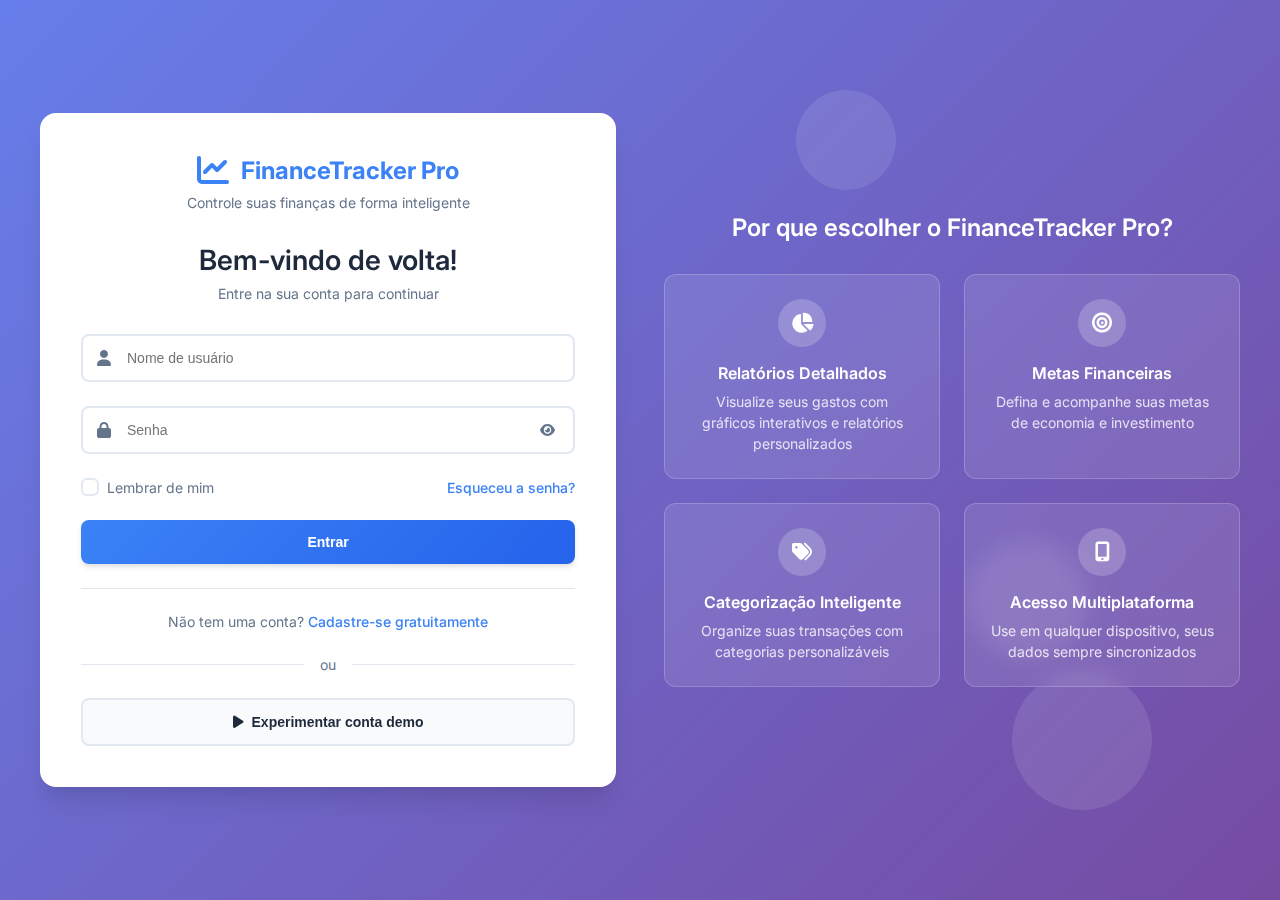
<file: login.html>
<!DOCTYPE html>
<html lang="pt-BR">
<head>
    <meta charset="UTF-8">
    <meta name="viewport" content="width=device-width, initial-scale=1.0">
    <title>FinanceTracker Pro - Login</title>
    <link rel="stylesheet" href="auth.css">
    <link href="https://cdnjs.cloudflare.com/ajax/libs/font-awesome/6.0.0/css/all.min.css" rel="stylesheet">
    <link href="https://fonts.googleapis.com/css2?family=Inter:wght@300;400;500;600;700&display=swap" rel="stylesheet">
</head>
<body>
    <div class="auth-container">
        <div class="auth-background">
            <div class="floating-shapes">
                <div class="shape shape-1"></div>
                <div class="shape shape-2"></div>
                <div class="shape shape-3"></div>
                <div class="shape shape-4"></div>
                <div class="shape shape-5"></div>
            </div>
        </div>
        
        <div class="auth-content">
            <div class="auth-card">
                <div class="auth-header">
                    <div class="logo">
                        <i class="fas fa-chart-line"></i>
                        <span>FinanceTracker Pro</span>
                    </div>
                    <p class="subtitle">Controle suas finanças de forma inteligente</p>
                </div>

                <!-- Formulário de Login -->
                <div id="login-form" class="form-section active">
                    <h2>Bem-vindo de volta!</h2>
                    <p class="form-description">Entre na sua conta para continuar</p>
                    
                    <div id="login-message" class="message" style="display: none;"></div>
                    
                    <form id="login-form-element">
                        <div class="input-group">
                            <div class="input-icon">
                                <i class="fas fa-user"></i>
                            </div>
                            <input type="text" id="login-username" placeholder="Nome de usuário" required>
                        </div>
                        
                        <div class="input-group">
                            <div class="input-icon">
                                <i class="fas fa-lock"></i>
                            </div>
                            <input type="password" id="login-password" placeholder="Senha" required>
                            <button type="button" class="password-toggle" id="toggle-login-password">
                                <i class="fas fa-eye"></i>
                            </button>
                        </div>
                        
                        <div class="form-options">
                            <label class="checkbox-container">
                                <input type="checkbox" id="remember-me">
                                <span class="checkmark"></span>
                                Lembrar de mim
                            </label>
                            <a href="#" class="forgot-password">Esqueceu a senha?</a>
                        </div>
                        
                        <button type="submit" class="btn btn-primary" id="login-btn">
                            <span class="btn-text">Entrar</span>
                            <div class="btn-loader" style="display: none;">
                                <i class="fas fa-spinner fa-spin"></i>
                            </div>
                        </button>
                    </form>
                    
                    <div class="form-footer">
                        <p>Não tem uma conta? 
                            <a href="#" id="show-register" class="link-primary">Cadastre-se gratuitamente</a>
                        </p>
                    </div>
                </div>

                <!-- Formulário de Registro -->
                <div id="register-form" class="form-section">
                    <h2>Crie sua conta</h2>
                    <p class="form-description">Comece a controlar suas finanças hoje mesmo</p>
                    
                    <div id="register-message" class="message" style="display: none;"></div>
                    
                    <form id="register-form-element">
                        <div class="input-group">
                            <div class="input-icon">
                                <i class="fas fa-user"></i>
                            </div>
                            <input type="text" id="register-username" placeholder="Nome de usuário" required>
                            <div class="input-feedback" id="username-feedback"></div>
                        </div>
                        
                        <div class="input-group">
                            <div class="input-icon">
                                <i class="fas fa-envelope"></i>
                            </div>
                            <input type="email" id="register-email" placeholder="E-mail (opcional)">
                        </div>
                        
                        <div class="input-group">
                            <div class="input-icon">
                                <i class="fas fa-lock"></i>
                            </div>
                            <input type="password" id="register-password" placeholder="Senha" required>
                            <button type="button" class="password-toggle" id="toggle-register-password">
                                <i class="fas fa-eye"></i>
                            </button>
                            <div class="password-strength" id="password-strength">
                                <div class="strength-bar">
                                    <div class="strength-fill"></div>
                                </div>
                                <span class="strength-text">Digite uma senha</span>
                            </div>
                        </div>
                        
                        <div class="input-group">
                            <div class="input-icon">
                                <i class="fas fa-lock"></i>
                            </div>
                            <input type="password" id="register-confirm" placeholder="Confirmar senha" required>
                            <div class="input-feedback" id="confirm-feedback"></div>
                        </div>
                        
                        <div class="form-options">
                            <label class="checkbox-container">
                                <input type="checkbox" id="accept-terms" required>
                                <span class="checkmark"></span>
                                Aceito os <a href="#" class="link-primary">termos de uso</a> e 
                                <a href="#" class="link-primary">política de privacidade</a>
                            </label>
                        </div>
                        
                        <button type="submit" class="btn btn-primary" id="register-btn">
                            <span class="btn-text">Criar conta</span>
                            <div class="btn-loader" style="display: none;">
                                <i class="fas fa-spinner fa-spin"></i>
                            </div>
                        </button>
                    </form>
                    
                    <div class="form-footer">
                        <p>Já tem uma conta? 
                            <a href="#" id="show-login" class="link-primary">Faça login</a>
                        </p>
                    </div>
                </div>

                <!-- Demo Account -->
                <div class="demo-section">
                    <div class="divider">
                        <span>ou</span>
                    </div>
                    <button class="btn btn-secondary" id="demo-btn">
                        <i class="fas fa-play"></i>
                        Experimentar conta demo
                    </button>
                </div>
            </div>
            
            <!-- Features -->
            <div class="features-section">
                <h3>Por que escolher o FinanceTracker Pro?</h3>
                <div class="features-grid">
                    <div class="feature-item">
                        <div class="feature-icon">
                            <i class="fas fa-chart-pie"></i>
                        </div>
                        <h4>Relatórios Detalhados</h4>
                        <p>Visualize seus gastos com gráficos interativos e relatórios personalizados</p>
                    </div>
                    
                    <div class="feature-item">
                        <div class="feature-icon">
                            <i class="fas fa-bullseye"></i>
                        </div>
                        <h4>Metas Financeiras</h4>
                        <p>Defina e acompanhe suas metas de economia e investimento</p>
                    </div>
                    
                    <div class="feature-item">
                        <div class="feature-icon">
                            <i class="fas fa-tags"></i>
                        </div>
                        <h4>Categorização Inteligente</h4>
                        <p>Organize suas transações com categorias personalizáveis</p>
                    </div>
                    
                    <div class="feature-item">
                        <div class="feature-icon">
                            <i class="fas fa-mobile-alt"></i>
                        </div>
                        <h4>Acesso Multiplataforma</h4>
                        <p>Use em qualquer dispositivo, seus dados sempre sincronizados</p>
                    </div>
                </div>
            </div>
        </div>
    </div>

    <script src="auth.js"></script>
</body>
</html>
</file>
<file: auth.css>
/* Reset e Variáveis */
* {
    margin: 0;
    padding: 0;
    box-sizing: border-box;
}

:root {
    --primary-color: #3b82f6;
    --primary-dark: #2563eb;
    --primary-light: #60a5fa;
    --secondary-color: #64748b;
    --success-color: #10b981;
    --danger-color: #ef4444;
    --warning-color: #f59e0b;
    
    --bg-primary: #ffffff;
    --bg-secondary: #f8fafc;
    --bg-tertiary: #f1f5f9;
    --bg-gradient: linear-gradient(135deg, #667eea 0%, #764ba2 100%);
    
    --text-primary: #1e293b;
    --text-secondary: #64748b;
    --text-muted: #94a3b8;
    --text-white: #ffffff;
    
    --border-color: #e2e8f0;
    --border-light: #f1f5f9;
    
    --shadow-sm: 0 1px 2px 0 rgba(0, 0, 0, 0.05);
    --shadow-md: 0 4px 6px -1px rgba(0, 0, 0, 0.1), 0 2px 4px -1px rgba(0, 0, 0, 0.06);
    --shadow-lg: 0 10px 15px -3px rgba(0, 0, 0, 0.1), 0 4px 6px -2px rgba(0, 0, 0, 0.05);
    --shadow-xl: 0 20px 25px -5px rgba(0, 0, 0, 0.1), 0 10px 10px -5px rgba(0, 0, 0, 0.04);
    
    --radius-sm: 0.375rem;
    --radius-md: 0.5rem;
    --radius-lg: 0.75rem;
    --radius-xl: 1rem;
    
    --transition-fast: 0.15s ease-in-out;
    --transition-normal: 0.3s ease-in-out;
    --transition-slow: 0.5s ease-in-out;
}

body {
    font-family: 'Inter', -apple-system, BlinkMacSystemFont, 'Segoe UI', Roboto, sans-serif;
    background: var(--bg-gradient);
    min-height: 100vh;
    display: flex;
    align-items: center;
    justify-content: center;
    padding: 1rem;
    position: relative;
    overflow-x: hidden;
}

/* Container Principal */
.auth-container {
    width: 100%;
    max-width: 1200px;
    position: relative;
    z-index: 10;
}

/* Background Animado */
.auth-background {
    position: fixed;
    top: 0;
    left: 0;
    width: 100%;
    height: 100%;
    z-index: 1;
    overflow: hidden;
}

.floating-shapes {
    position: relative;
    width: 100%;
    height: 100%;
}

.shape {
    position: absolute;
    border-radius: 50%;
    background: rgba(255, 255, 255, 0.1);
    animation: float 6s ease-in-out infinite;
}

.shape-1 {
    width: 80px;
    height: 80px;
    top: 20%;
    left: 10%;
    animation-delay: 0s;
}

.shape-2 {
    width: 120px;
    height: 120px;
    top: 60%;
    right: 15%;
    animation-delay: 2s;
}

.shape-3 {
    width: 60px;
    height: 60px;
    bottom: 30%;
    left: 20%;
    animation-delay: 4s;
}

.shape-4 {
    width: 100px;
    height: 100px;
    top: 10%;
    right: 30%;
    animation-delay: 1s;
}

.shape-5 {
    width: 140px;
    height: 140px;
    bottom: 10%;
    right: 10%;
    animation-delay: 3s;
}

@keyframes float {
    0%, 100% {
        transform: translateY(0px) rotate(0deg);
        opacity: 0.7;
    }
    50% {
        transform: translateY(-20px) rotate(180deg);
        opacity: 1;
    }
}

/* Conteúdo Principal */
.auth-content {
    display: grid;
    grid-template-columns: 1fr 1fr;
    gap: 3rem;
    align-items: center;
    position: relative;
    z-index: 10;
}

/* Card de Autenticação */
.auth-card {
    background: var(--bg-primary);
    border-radius: var(--radius-xl);
    padding: 2.5rem;
    box-shadow: var(--shadow-xl);
    backdrop-filter: blur(10px);
    border: 1px solid rgba(255, 255, 255, 0.2);
    animation: slideInLeft 0.6s ease-out;
}

@keyframes slideInLeft {
    from {
        opacity: 0;
        transform: translateX(-30px);
    }
    to {
        opacity: 1;
        transform: translateX(0);
    }
}

/* Header */
.auth-header {
    text-align: center;
    margin-bottom: 2rem;
}

.logo {
    display: flex;
    align-items: center;
    justify-content: center;
    gap: 0.75rem;
    font-size: 1.5rem;
    font-weight: 700;
    color: var(--primary-color);
    margin-bottom: 0.5rem;
}

.logo i {
    font-size: 2rem;
}

.subtitle {
    color: var(--text-secondary);
    font-size: 0.875rem;
}

/* Seções de Formulário */
.form-section {
    display: none;
    animation: fadeIn 0.4s ease-in-out;
}

.form-section.active {
    display: block;
}

@keyframes fadeIn {
    from {
        opacity: 0;
        transform: translateY(10px);
    }
    to {
        opacity: 1;
        transform: translateY(0);
    }
}

.form-section h2 {
    font-size: 1.75rem;
    font-weight: 600;
    color: var(--text-primary);
    margin-bottom: 0.5rem;
    text-align: center;
}

.form-description {
    color: var(--text-secondary);
    text-align: center;
    margin-bottom: 2rem;
    font-size: 0.875rem;
}

/* Mensagens */
.message {
    padding: 0.75rem 1rem;
    border-radius: var(--radius-md);
    margin-bottom: 1rem;
    font-size: 0.875rem;
    font-weight: 500;
    text-align: center;
    animation: slideDown 0.3s ease-out;
}

@keyframes slideDown {
    from {
        opacity: 0;
        transform: translateY(-10px);
    }
    to {
        opacity: 1;
        transform: translateY(0);
    }
}

.message.success {
    background-color: rgba(16, 185, 129, 0.1);
    color: var(--success-color);
    border: 1px solid rgba(16, 185, 129, 0.2);
}

.message.error {
    background-color: rgba(239, 68, 68, 0.1);
    color: var(--danger-color);
    border: 1px solid rgba(239, 68, 68, 0.2);
}

.message.warning {
    background-color: rgba(245, 158, 11, 0.1);
    color: var(--warning-color);
    border: 1px solid rgba(245, 158, 11, 0.2);
}

/* Grupos de Input */
.input-group {
    position: relative;
    margin-bottom: 1.5rem;
}

.input-icon {
    position: absolute;
    left: 1rem;
    top: 50%;
    transform: translateY(-50%);
    color: var(--text-secondary);
    z-index: 2;
    transition: color var(--transition-fast);
}

.input-group input {
    width: 100%;
    padding: 0.875rem 1rem 0.875rem 2.75rem;
    border: 2px solid var(--border-color);
    border-radius: var(--radius-md);
    background-color: var(--bg-primary);
    color: var(--text-primary);
    font-size: 0.875rem;
    transition: all var(--transition-fast);
    outline: none;
}

.input-group input:focus {
    border-color: var(--primary-color);
    box-shadow: 0 0 0 3px rgba(59, 130, 246, 0.1);
}

.input-group input:focus + .input-icon {
    color: var(--primary-color);
}

.password-toggle {
    position: absolute;
    right: 1rem;
    top: 50%;
    transform: translateY(-50%);
    background: none;
    border: none;
    color: var(--text-secondary);
    cursor: pointer;
    padding: 0.25rem;
    border-radius: var(--radius-sm);
    transition: all var(--transition-fast);
}

.password-toggle:hover {
    color: var(--text-primary);
    background-color: var(--bg-secondary);
}

/* Feedback de Input */
.input-feedback {
    font-size: 0.75rem;
    margin-top: 0.25rem;
    padding-left: 0.5rem;
}

.input-feedback.success {
    color: var(--success-color);
}

.input-feedback.error {
    color: var(--danger-color);
}

/* Força da Senha */
.password-strength {
    margin-top: 0.5rem;
}

.strength-bar {
    width: 100%;
    height: 4px;
    background-color: var(--bg-tertiary);
    border-radius: var(--radius-sm);
    overflow: hidden;
}

.strength-fill {
    height: 100%;
    width: 0%;
    transition: all var(--transition-normal);
    border-radius: var(--radius-sm);
}

.strength-fill.weak {
    width: 25%;
    background-color: var(--danger-color);
}

.strength-fill.fair {
    width: 50%;
    background-color: var(--warning-color);
}

.strength-fill.good {
    width: 75%;
    background-color: #3b82f6;
}

.strength-fill.strong {
    width: 100%;
    background-color: var(--success-color);
}

.strength-text {
    font-size: 0.75rem;
    color: var(--text-secondary);
    margin-top: 0.25rem;
    display: block;
}

/* Opções de Formulário */
.form-options {
    display: flex;
    justify-content: space-between;
    align-items: center;
    margin-bottom: 1.5rem;
    font-size: 0.875rem;
}

/* Checkbox Customizado */
.checkbox-container {
    display: flex;
    align-items: center;
    cursor: pointer;
    color: var(--text-secondary);
    font-size: 0.875rem;
}

.checkbox-container input {
    display: none;
}

.checkmark {
    width: 18px;
    height: 18px;
    border: 2px solid var(--border-color);
    border-radius: var(--radius-sm);
    margin-right: 0.5rem;
    position: relative;
    transition: all var(--transition-fast);
}

.checkbox-container input:checked + .checkmark {
    background-color: var(--primary-color);
    border-color: var(--primary-color);
}

.checkbox-container input:checked + .checkmark::after {
    content: '';
    position: absolute;
    left: 5px;
    top: 2px;
    width: 4px;
    height: 8px;
    border: solid white;
    border-width: 0 2px 2px 0;
    transform: rotate(45deg);
}

.forgot-password {
    color: var(--primary-color);
    text-decoration: none;
    font-weight: 500;
    transition: color var(--transition-fast);
}

.forgot-password:hover {
    color: var(--primary-dark);
    text-decoration: underline;
}

/* Botões */
.btn {
    width: 100%;
    padding: 0.875rem 1.5rem;
    border: none;
    border-radius: var(--radius-md);
    font-weight: 600;
    font-size: 0.875rem;
    cursor: pointer;
    transition: all var(--transition-fast);
    position: relative;
    overflow: hidden;
    display: flex;
    align-items: center;
    justify-content: center;
    gap: 0.5rem;
}

.btn-primary {
    background: linear-gradient(135deg, var(--primary-color) 0%, var(--primary-dark) 100%);
    color: var(--text-white);
    box-shadow: var(--shadow-md);
}

.btn-primary:hover {
    transform: translateY(-2px);
    box-shadow: var(--shadow-lg);
}

.btn-primary:active {
    transform: translateY(0);
}

.btn-secondary {
    background-color: var(--bg-secondary);
    color: var(--text-primary);
    border: 2px solid var(--border-color);
}

.btn-secondary:hover {
    background-color: var(--bg-tertiary);
    border-color: var(--primary-color);
    color: var(--primary-color);
}

.btn:disabled {
    opacity: 0.6;
    cursor: not-allowed;
    transform: none !important;
}

.btn-loader {
    position: absolute;
    left: 50%;
    top: 50%;
    transform: translate(-50%, -50%);
}

/* Footer do Formulário */
.form-footer {
    text-align: center;
    margin-top: 1.5rem;
    padding-top: 1.5rem;
    border-top: 1px solid var(--border-color);
}

.form-footer p {
    color: var(--text-secondary);
    font-size: 0.875rem;
}

.link-primary {
    color: var(--primary-color);
    text-decoration: none;
    font-weight: 500;
    transition: color var(--transition-fast);
}

.link-primary:hover {
    color: var(--primary-dark);
    text-decoration: underline;
}

/* Seção Demo */
.demo-section {
    margin-top: 1.5rem;
    text-align: center;
}

.divider {
    position: relative;
    margin: 1.5rem 0;
    text-align: center;
}

.divider::before {
    content: '';
    position: absolute;
    top: 50%;
    left: 0;
    right: 0;
    height: 1px;
    background-color: var(--border-color);
}

.divider span {
    background-color: var(--bg-primary);
    color: var(--text-secondary);
    padding: 0 1rem;
    font-size: 0.875rem;
    position: relative;
    z-index: 1;
}

/* Seção de Features */
.features-section {
    animation: slideInRight 0.6s ease-out;
}

@keyframes slideInRight {
    from {
        opacity: 0;
        transform: translateX(30px);
    }
    to {
        opacity: 1;
        transform: translateX(0);
    }
}

.features-section h3 {
    color: var(--text-white);
    font-size: 1.5rem;
    font-weight: 600;
    margin-bottom: 2rem;
    text-align: center;
}

.features-grid {
    display: grid;
    grid-template-columns: 1fr 1fr;
    gap: 1.5rem;
}

.feature-item {
    background: rgba(255, 255, 255, 0.1);
    backdrop-filter: blur(10px);
    border-radius: var(--radius-lg);
    padding: 1.5rem;
    text-align: center;
    border: 1px solid rgba(255, 255, 255, 0.2);
    transition: all var(--transition-normal);
}

.feature-item:hover {
    transform: translateY(-5px);
    background: rgba(255, 255, 255, 0.15);
}

.feature-icon {
    width: 3rem;
    height: 3rem;
    background: rgba(255, 255, 255, 0.2);
    border-radius: 50%;
    display: flex;
    align-items: center;
    justify-content: center;
    margin: 0 auto 1rem;
    color: var(--text-white);
    font-size: 1.25rem;
}

.feature-item h4 {
    color: var(--text-white);
    font-size: 1rem;
    font-weight: 600;
    margin-bottom: 0.5rem;
}

.feature-item p {
    color: rgba(255, 255, 255, 0.8);
    font-size: 0.875rem;
    line-height: 1.5;
}

/* Responsividade */
@media (max-width: 1024px) {
    .auth-content {
        grid-template-columns: 1fr;
        gap: 2rem;
    }
    
    .features-section {
        order: -1;
    }
    
    .features-grid {
        grid-template-columns: 1fr 1fr;
    }
}

@media (max-width: 768px) {
    body {
        padding: 0.5rem;
    }
    
    .auth-card {
        padding: 2rem;
    }
    
    .features-grid {
        grid-template-columns: 1fr;
        gap: 1rem;
    }
    
    .form-options {
        flex-direction: column;
        gap: 1rem;
        align-items: flex-start;
    }
    
    .logo {
        font-size: 1.25rem;
    }
    
    .logo i {
        font-size: 1.5rem;
    }
    
    .form-section h2 {
        font-size: 1.5rem;
    }
}

@media (max-width: 480px) {
    .auth-card {
        padding: 1.5rem;
    }
    
    .input-group input {
        padding: 0.75rem 1rem 0.75rem 2.5rem;
    }
    
    .btn {
        padding: 0.75rem 1rem;
    }
    
    .shape {
        display: none;
    }
}

/* Animações de Loading */
.loading {
    pointer-events: none;
}

.loading .btn-text {
    opacity: 0;
}

.loading .btn-loader {
    display: block;
}

/* Estados de Validação */
.input-group.success input {
    border-color: var(--success-color);
}

.input-group.error input {
    border-color: var(--danger-color);
}

.input-group.success .input-icon {
    color: var(--success-color);
}

.input-group.error .input-icon {
    color: var(--danger-color);
}

/* Animações de Micro-interação */
.btn {
    position: relative;
    overflow: hidden;
}

.btn::before {
    content: '';
    position: absolute;
    top: 50%;
    left: 50%;
    width: 0;
    height: 0;
    background: rgba(255, 255, 255, 0.2);
    border-radius: 50%;
    transform: translate(-50%, -50%);
    transition: width 0.6s, height 0.6s;
}

.btn:active::before {
    width: 300px;
    height: 300px;
}

/* Acessibilidade */
@media (prefers-reduced-motion: reduce) {
    *,
    *::before,
    *::after {
        animation-duration: 0.01ms !important;
        animation-iteration-count: 1 !important;
        transition-duration: 0.01ms !important;
    }
}

/* Focus para acessibilidade */
.btn:focus,
input:focus,
.checkbox-container:focus-within {
    outline: 2px solid var(--primary-color);
    outline-offset: 2px;
}

/* Estados de hover para touch devices */
@media (hover: none) {
    .btn:hover {
        transform: none;
    }
    
    .feature-item:hover {
        transform: none;
    }
}
</file>
